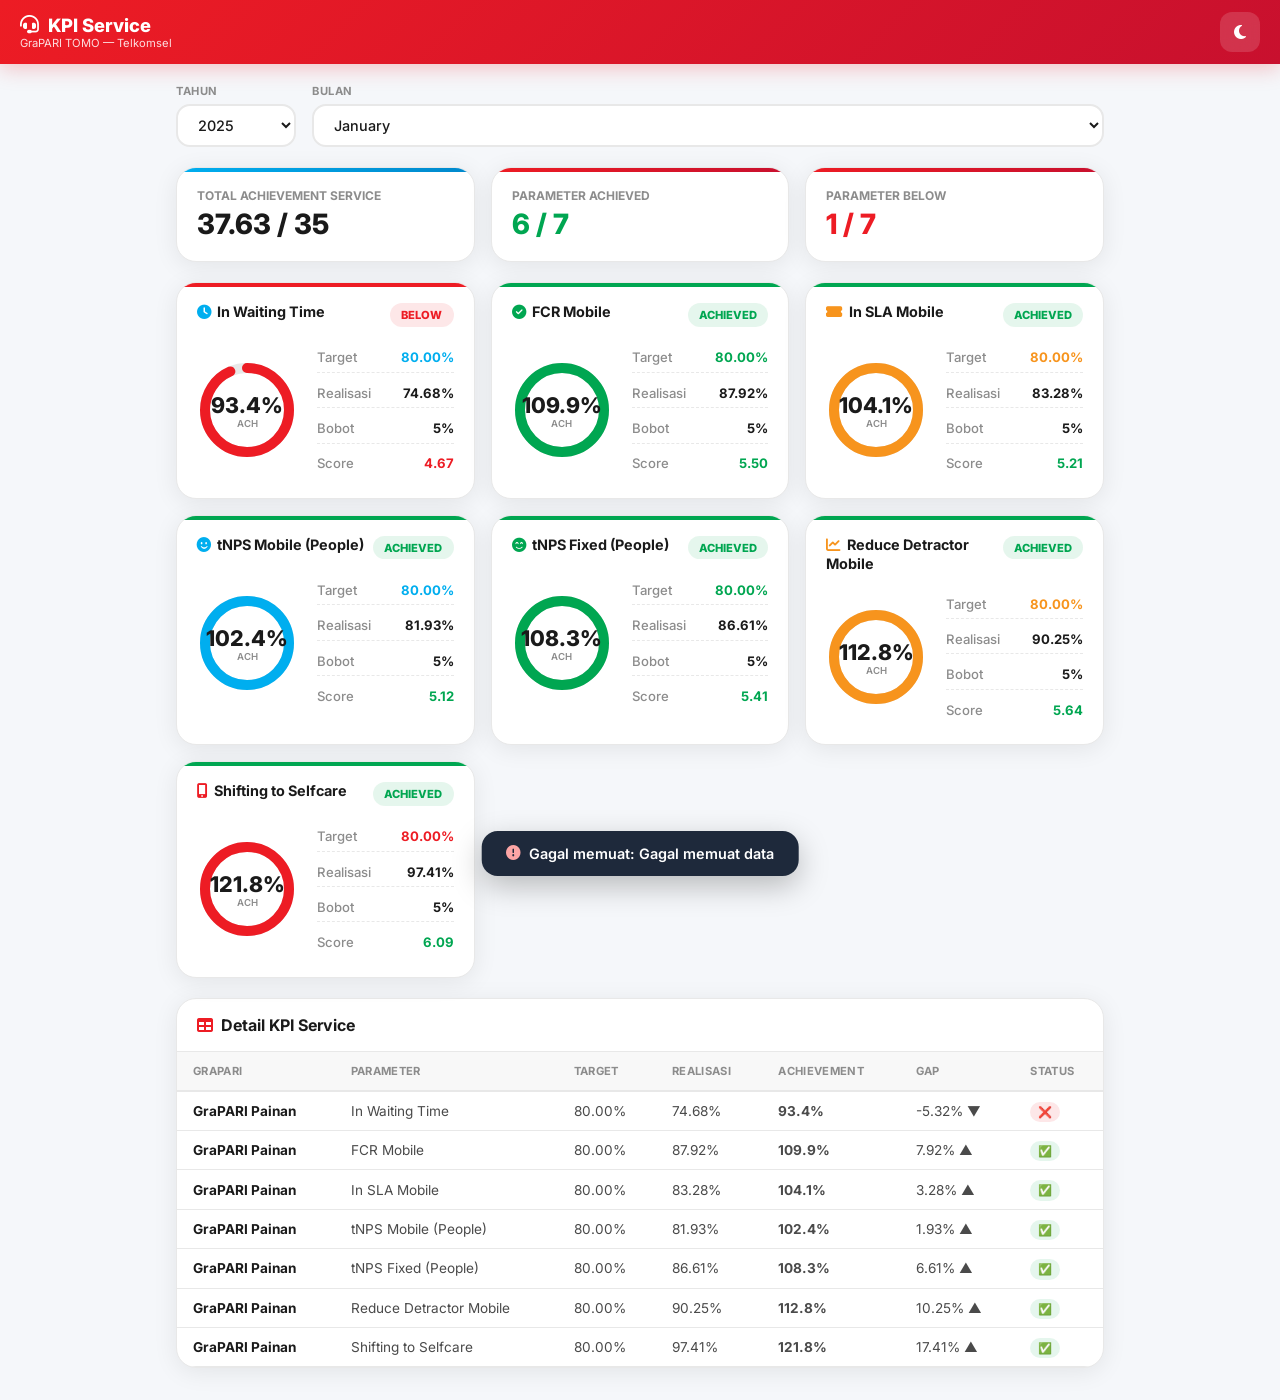
<file: index.html>
<!DOCTYPE html>
<html lang="id" data-theme="light">
<head>
<meta charset="UTF-8">
<meta name="viewport" content="width=device-width, initial-scale=1.0, maximum-scale=1.0, user-scalable=no">
<title>KPI Service — GraPARI TOMO</title>
<link rel="stylesheet" href="https://cdnjs.cloudflare.com/ajax/libs/font-awesome/6.4.0/css/all.min.css">
<link href="https://fonts.googleapis.com/css2?family=Inter:wght@300;400;500;600;700;800&display=swap" rel="stylesheet">
<style>
:root {
  --primary: #ED1C24; --primary-dark: #C8102E;
  --info: #00AEEF; --success: #00A651; --warning: #F7941D; --danger: #ED1C24;
  --bg: #f5f7fa; --bg-card: #ffffff; --bg-elevated: #ffffff;
  --text: #1a1a1a; --text-sec: #4a4a4a; --text-muted: #8c8c8c;
  --border: #e8e8e8; --shadow: 0 4px 24px rgba(0,0,0,0.08); --shadow-lg: 0 12px 40px rgba(0,0,0,0.12);
  --radius: 1.25rem; --header-h: 64px;
}
[data-theme="dark"] {
  --bg: #0a0a0a; --bg-card: #141414; --bg-elevated: #1a1a1a;
  --text: #f0f0f0; --text-sec: #a0a0a0; --text-muted: #666;
  --border: #2a2a2a; --shadow: 0 4px 24px rgba(0,0,0,0.4); --shadow-lg: 0 12px 40px rgba(0,0,0,0.5);
}
* { margin:0; padding:0; box-sizing:border-box; font-family:'Inter',sans-serif; }
html { font-size:16px; }
body { background:var(--bg); color:var(--text); min-height:100vh; }

.header {
  height:var(--header-h); background:linear-gradient(135deg,var(--primary),var(--primary-dark));
  color:white; display:flex; align-items:center; justify-content:space-between;
  padding:0 1.25rem; position:sticky; top:0; z-index:100;
  box-shadow:0 4px 20px rgba(237,28,36,0.25);
}
.header-title { font-size:1.15rem; font-weight:800; display:flex; align-items:center; gap:.6rem; }
.header-sub { font-size:.7rem; opacity:.85; font-weight:400; }
.btn-icon {
  width:40px; height:40px; border:none; border-radius:.75rem;
  background:rgba(255,255,255,.15); color:white; cursor:pointer;
  display:flex; align-items:center; justify-content:center; font-size:1rem;
  transition:.2s; backdrop-filter:blur(8px);
}
.btn-icon:hover { background:rgba(255,255,255,.3); transform:translateY(-1px); }

.filter-bar {
  max-width:960px; margin:0 auto; padding:1.25rem 1rem;
  display:flex; gap:1rem; align-items:flex-end; flex-wrap:wrap;
}
.filter-group { display:flex; flex-direction:column; gap:.35rem; flex:1; min-width:120px; }
.filter-label { font-size:.7rem; font-weight:700; color:var(--text-muted); text-transform:uppercase; letter-spacing:.05em; }
.filter-select {
  padding:.65rem 1rem; border:2px solid var(--border); border-radius:.875rem;
  background:var(--bg-card); color:var(--text); font-family:inherit; font-size:.9rem; font-weight:500;
  outline:none; cursor:pointer; transition:.2s;
}
.filter-select:focus { border-color:var(--primary); box-shadow:0 0 0 4px rgba(237,28,36,.08); }

.summary-bar {
  max-width:960px; margin:0 auto; padding:0 1rem 1.25rem;
  display:grid; grid-template-columns:repeat(auto-fit,minmax(200px,1fr)); gap:1rem;
}
.summary-card {
  background:var(--bg-card); border-radius:var(--radius); padding:1.25rem;
  box-shadow:var(--shadow); border:1px solid var(--border); position:relative; overflow:hidden;
}
.summary-card::before {
  content:''; position:absolute; top:0; left:0; width:100%; height:4px;
  background:linear-gradient(90deg,var(--primary),var(--primary-dark));
}
.summary-card.service::before { background:linear-gradient(90deg,var(--info),#0088cc); }
.summary-label { font-size:.75rem; font-weight:700; color:var(--text-muted); text-transform:uppercase; }
.summary-value { font-size:1.75rem; font-weight:800; margin-top:.25rem; }
.summary-value.positive { color:var(--success); }
.summary-value.negative { color:var(--danger); }

.kpi-container {
  max-width:960px; margin:0 auto; padding:0 1rem 1.25rem;
  display:grid; grid-template-columns:repeat(auto-fill,minmax(280px,1fr)); gap:1rem;
}
.kpi-card {
  background:var(--bg-card); border-radius:var(--radius); padding:1.25rem;
  box-shadow:var(--shadow); border:1px solid var(--border); position:relative; overflow:hidden;
  transition:.2s;
}
.kpi-card:hover { transform:translateY(-3px); box-shadow:var(--shadow-lg); }
.kpi-card::before { content:''; position:absolute; top:0; left:0; width:100%; height:4px; }
.kpi-card.achieved::before { background:var(--success); }
.kpi-card.below::before { background:var(--danger); }
.kpi-card.warning::before { background:var(--warning); }

.kpi-header { display:flex; justify-content:space-between; align-items:flex-start; margin-bottom:1rem; }
.kpi-title { font-size:.9rem; font-weight:700; line-height:1.3; max-width:70%; }
.kpi-badge {
  padding:.3rem .7rem; border-radius:50px; font-size:.7rem; font-weight:800; text-transform:uppercase;
}
.kpi-badge.achieved { background:rgba(0,166,81,.1); color:var(--success); }
.kpi-badge.below { background:rgba(237,28,36,.1); color:var(--danger); }
.kpi-badge.warning { background:rgba(247,148,29,.1); color:var(--warning); }

.kpi-body { display:flex; gap:1.25rem; align-items:center; }
.ring-wrap { position:relative; width:100px; height:100px; flex-shrink:0; }
.ring-wrap svg { width:100%; height:100%; transform:rotate(-90deg); }
.ring-bg { fill:none; stroke:var(--border); stroke-width:10; }
.ring-fill { fill:none; stroke-width:10; stroke-linecap:round; transition:stroke-dashoffset 1s ease; }
.ring-text { position:absolute; top:50%; left:50%; transform:translate(-50%,-50%); text-align:center; }
.ring-pct { font-size:1.35rem; font-weight:800; }
.ring-lbl { font-size:.6rem; color:var(--text-muted); text-transform:uppercase; font-weight:600; }

.kpi-stats { flex:1; display:flex; flex-direction:column; gap:.35rem; }
.stat-row { display:flex; justify-content:space-between; font-size:.82rem; padding:.4rem 0; border-bottom:1px dashed var(--border); }
.stat-row:last-child { border-bottom:none; }
.stat-label { color:var(--text-muted); font-weight:500; }
.stat-value { font-weight:700; }

.raw-stats {
  margin-top:.75rem; padding-top:.75rem; border-top:1px solid var(--border);
  display:flex; gap:1rem;
}
.raw-stat { flex:1; text-align:center; }
.raw-val { font-size:1.1rem; font-weight:800; color:var(--text); }
.raw-lbl { font-size:.65rem; color:var(--text-muted); margin-top:.15rem; }

.table-section { max-width:960px; margin:0 auto; padding:0 1rem 2rem; }
.table-card {
  background:var(--bg-card); border-radius:var(--radius);
  box-shadow:var(--shadow); border:1px solid var(--border); overflow:hidden;
}
.table-header {
  padding:1rem 1.25rem; border-bottom:1px solid var(--border);
  font-weight:700; font-size:1rem; display:flex; align-items:center; gap:.5rem;
}
.table-scroll { overflow-x:auto; }
table { width:100%; border-collapse:collapse; font-size:.85rem; }
th {
  padding:.75rem 1rem; text-align:left; font-weight:700; font-size:.7rem;
  text-transform:uppercase; letter-spacing:.03em; color:var(--text-muted);
  background:#f8f8f8; border-bottom:2px solid var(--border);
}
[data-theme="dark"] th { background:#1a1a1a; }
td { padding:.7rem 1rem; border-bottom:1px solid var(--border); color:var(--text-sec); }
tr:hover td { background:rgba(237,28,36,.03); }
.td-num { font-weight:700; color:var(--text); }
.td-badge { padding:.2rem .5rem; border-radius:50px; font-size:.7rem; font-weight:700; }
.td-badge.ach { background:rgba(0,166,81,.1); color:var(--success); }
.td-badge.bel { background:rgba(237,28,36,.1); color:var(--danger); }
.td-badge.warn { background:rgba(247,148,29,.1); color:var(--warning); }

.loading-overlay {
  position:fixed; inset:0; background:var(--bg);
  display:flex; flex-direction:column; align-items:center; justify-content:center;
  z-index:9999; transition:opacity .3s;
}
.spinner {
  width:48px; height:48px; border:4px solid var(--border);
  border-top-color:var(--primary); border-radius:50%;
  animation:spin 1s linear infinite;
}
@keyframes spin { to{transform:rotate(360deg)} }

.toast {
  position:fixed; bottom:1.5rem; left:50%; transform:translateX(-50%) translateY(120px);
  background:#1e293b; color:white; padding:.875rem 1.5rem; border-radius:1rem;
  font-size:.9rem; font-weight:600; box-shadow:0 10px 30px rgba(0,0,0,.25);
  z-index:2000; opacity:0; transition:all .35s cubic-bezier(.175,.885,.32,1.275);
  display:flex; align-items:center; gap:.6rem;
}
.toast.show { opacity:1; transform:translateX(-50%) translateY(0); }

@media (max-width:480px) {
  .header-title { font-size:1rem; }
  .kpi-container { grid-template-columns:1fr; }
  .summary-bar { grid-template-columns:1fr; }
  .filter-group { min-width:100%; }
}
</style>
<base target="_blank">
</head>
<body>

<div class="loading-overlay" id="loadingOverlay">
  <div class="spinner"></div>
  <p style="margin-top:1rem;color:var(--text-muted);font-size:.9rem">Memuat data KPI...</p>
</div>

<header class="header">
  <div>
    <div class="header-title"><i class="fas fa-headset"></i>KPI Service</div>
    <div class="header-sub">GraPARI TOMO — Telkomsel</div>
  </div>
  <button class="btn-icon" id="btnTheme" title="Toggle Dark Mode">
    <i class="fas fa-moon"></i>
  </button>
</header>

<div class="filter-bar">
  <div class="filter-group" style="flex:0 0 120px">
    <label class="filter-label">Tahun</label>
    <select class="filter-select" id="filterTahun">
      <option>2025</option>
      <option>2026</option>
    </select>
  </div>
  <div class="filter-group">
    <label class="filter-label">Bulan</label>
    <select class="filter-select" id="filterBulan">
      <option>January</option>
      <option>February</option>
      <option>March</option>
      <option>April</option>
      <option>May</option>
      <option>June</option>
      <option>July</option>
      <option>August</option>
      <option>September</option>
      <option>October</option>
      <option>November</option>
      <option>December</option>
    </select>
  </div>
</div>

<!-- Summary -->
<div class="summary-bar">
  <div class="summary-card service">
    <div class="summary-label">Total Achievement Service</div>
    <div class="summary-value" id="totalScore">-</div>
  </div>
  <div class="summary-card">
    <div class="summary-label">Parameter Achieved</div>
    <div class="summary-value positive" id="achievedCount">-</div>
  </div>
  <div class="summary-card">
    <div class="summary-label">Parameter Below</div>
    <div class="summary-value negative" id="belowCount">-</div>
  </div>
</div>

<!-- KPI Cards -->
<div class="kpi-container" id="kpiContainer"></div>

<!-- Table -->
<div class="table-section">
  <div class="table-card">
    <div class="table-header"><i class="fas fa-table" style="color:var(--primary)"></i> Detail KPI Service</div>
    <div class="table-scroll">
      <table>
        <thead>
          <tr>
            <th>GraPARI</th><th>Parameter</th><th>Target</th><th>Realisasi</th>
            <th>Achievement</th><th>Gap</th><th>Status</th>
          </tr>
        </thead>
        <tbody id="tableBody"></tbody>
      </table>
    </div>
  </div>
</div>

<div class="toast" id="toast"><i class="fas fa-check-circle"></i><span id="toastText">Berhasil</span></div>

<script>
/* ================================
   CONFIG
   ================================ */
// ⭐ GANTI INI dengan URL Apps Script kamu setelah deploy
const API_URL = 'https://script.google.com/macros/s/AKfycbw-8Vm2g35FeDP01gP0HkWa7f71Pq9U403u_QWNAtVUBQbiW4bNmgpIGh5FtWc7aDXbYQ/exec';

const PARAM_LIST = [
  { key:'In Waiting Time',           sheet:'IN WAITING TIME',           bobot:5, icon:'fa-clock',        color:'#00AEEF', rawLabel:'Visit <15 Menit' },
  { key:'FCR Mobile',                sheet:'FCR MOBILE',                bobot:5, icon:'fa-check-circle', color:'#00A651', rawLabel:'FCR' },
  { key:'In SLA Mobile',             sheet:'SLA TIKET',                 bobot:5, icon:'fa-ticket-alt',   color:'#F7941D', rawLabel:'SLA' },
  { key:'tNPS Mobile (People)',      sheet:'TNPS MOBILE',               bobot:5, icon:'fa-smile',        color:'#00AEEF', rawLabel:'tNPS' },
  { key:'tNPS Fixed (People)',       sheet:'TNPS FIXED',                bobot:5, icon:'fa-smile-beam',   color:'#00A651', rawLabel:'tNPS Fixed' },
  { key:'Reduce Detractor Mobile',   sheet:'FOLLOW UP DETRACTOR / REDUCE DETRACTOR MOBILE', bobot:5, icon:'fa-chart-line', color:'#F7941D', rawLabel:'Detractor' },
  { key:'Shifting to Selfcare',      sheet:'SHIFTING TO SELFCARE',      bobot:5, icon:'fa-mobile-alt',   color:'#ED1C24', rawLabel:'Selfcare' }
];

/* ================================
   JSONP CLIENT — No CORS
   ================================ */
let jsonpId = 0;

function jsonpRequest(params) {
  return new Promise((resolve, reject) => {
    const id = ++jsonpId;
    const cbName = 'kpiCallback_' + id + '_' + Date.now();

    // Buat callback global
    window[cbName] = function(data) {
      cleanup();
      resolve(data);
    };

    // Timeout 15 detik
    const timer = setTimeout(function() {
      cleanup();
      reject(new Error('Request timeout'));
    }, 15000);

    function cleanup() {
      clearTimeout(timer);
      if (script && script.parentNode) script.parentNode.removeChild(script);
      delete window[cbName];
    }

    // Build URL dengan callback
    params.callback = cbName;
    params._ = Date.now(); // bypass cache
    const qs = Object.keys(params).map(k => encodeURIComponent(k) + '=' + encodeURIComponent(params[k])).join('&');
    const url = API_URL + '?' + qs;

    const script = document.createElement('script');
    script.src = url;
    script.onerror = function() {
      cleanup();
      reject(new Error('Gagal memuat data'));
    };
    document.head.appendChild(script);
  });
}

/* ================================
   UTILS
   ================================ */
const $ = id => document.getElementById(id);

function showToast(msg, type='success') {
  const t = $('toast');
  $('toastText').textContent = msg;
  t.className = 'toast show';
  const icon = t.querySelector('i');
  icon.className = type==='success' ? 'fas fa-check-circle' : 'fas fa-exclamation-circle';
  icon.style.color = type==='success' ? '#6ee7b7' : '#fca5a5';
  setTimeout(() => t.classList.remove('show'), 3000);
}

function setRing(el, pct, color) {
  const r = 42;
  const circ = 2 * Math.PI * r;
  const offset = circ - (Math.min(pct,100)/100)*circ;
  el.innerHTML = `
    <svg viewBox="0 0 100 100">
      <circle class="ring-bg" cx="50" cy="50" r="${r}"/>
      <circle class="ring-fill" cx="50" cy="50" r="${r}"
        stroke="${color}" stroke-dasharray="${circ}" stroke-dashoffset="${offset}"/>
    </svg>
    <div class="ring-text">
      <div class="ring-pct">${pct.toFixed(1)}%</div>
      <div class="ring-lbl">Ach</div>
    </div>`;
}

/* ================================
   RENDER
   ================================ */
function renderCards(data) {
  const container = $('kpiContainer');
  container.innerHTML = '';
  let achieved = 0, below = 0, totalScore = 0;

  PARAM_LIST.forEach(p => {
    const item = data.find(d => d.parameter === p.key) || { target:0, realisasi:0, bobot:p.bobot, status:'-' };
    const ach = item.target > 0 ? (item.realisasi / item.target * 100) : 0;
    const score = (ach/100) * item.bobot;
    const ok = item.status === '✅' || item.status === 'Achieved' || ach >= 100;
    const warn = !ok && ach >= 95;

    if (ok) achieved++; else below++;
    totalScore += score;

    const div = document.createElement('div');
    div.className = `kpi-card ${ok?'achieved':(warn?'warning':'below')}`;
    div.innerHTML = `
      <div class="kpi-header">
        <div class="kpi-title"><i class="fas ${p.icon}" style="margin-right:.4rem;color:${p.color}"></i>${p.key}</div>
        <span class="kpi-badge ${ok?'achieved':(warn?'warning':'below')}">${ok?'Achieved':(warn?'Warning':'Below')}</span>
      </div>
      <div class="kpi-body">
        <div class="ring-wrap" id="ring-${p.key.replace(/[^a-zA-Z0-9]/g,'')}"></div>
        <div class="kpi-stats">
          <div class="stat-row"><span class="stat-label">Target</span><span class="stat-value" style="color:${p.color}">${item.target.toFixed(2)}%</span></div>
          <div class="stat-row"><span class="stat-label">Realisasi</span><span class="stat-value">${item.realisasi.toFixed(2)}%</span></div>
          <div class="stat-row"><span class="stat-label">Bobot</span><span class="stat-value">${item.bobot}%</span></div>
          <div class="stat-row"><span class="stat-label">Score</span><span class="stat-value" style="color:${ok?'var(--success)':(warn?'var(--warning)':'var(--danger)')}">${score.toFixed(2)}</span></div>
        </div>
      </div>`;
    container.appendChild(div);

    setTimeout(() => {
      setRing($('ring-'+p.key.replace(/[^a-zA-Z0-9]/g,'')), ach, ok?p.color:(warn?'var(--warning)':'var(--danger)'));
    }, 100);
  });

  $('totalScore').textContent = totalScore.toFixed(2) + ' / 35';
  $('achievedCount').textContent = achieved + ' / 7';
  $('belowCount').textContent = below + ' / 7';
}

function renderTable(data) {
  $('tableBody').innerHTML = data.map(r => {
    const ach = r.target > 0 ? (r.realisasi/r.target*100).toFixed(1) : 0;
    const ok = parseFloat(ach) >= 100;
    const warn = !ok && parseFloat(ach) >= 95;
    return `<tr>
      <td class="td-num">${r.graphari||'-'}</td>
      <td>${r.parameter}</td>
      <td>${r.target.toFixed(2)}%</td>
      <td>${r.realisasi.toFixed(2)}%</td>
      <td><strong>${ach}%</strong></td>
      <td>${r.gap ? r.gap.toFixed(2)+'%' : '-'} ${r.gap>0?'▲':(r.gap<0?'▼':'')}</td>
      <td><span class="td-badge ${ok?'ach':(warn?'warn':'bel')}">${r.status||'-'}</span></td>
    </tr>`;
  }).join('');
}

/* ================================
   DATA FETCH — JSONP
   ================================ */
async function loadData() {
  $('loadingOverlay').style.display = 'flex';
  try {
    const tahun = $('filterTahun').value;
    const bulan = $('filterBulan').value;
    const json = await jsonpRequest({ action: 'service', tahun: tahun, bulan: bulan });

    if (json.error) throw new Error(json.error);
    renderCards(json.data || []);
    renderTable(json.data || []);
  } catch(e) {
    console.error(e);
    showToast('Gagal memuat: ' + e.message, 'error');
    // Fallback demo data
    const demo = [
      {parameter:'In Waiting Time',target:80.00,realisasi:74.68,bobot:5,graphari:'GraPARI Painan',status:'❌',gap:-5.32},
      {parameter:'FCR Mobile',target:80.00,realisasi:87.92,bobot:5,graphari:'GraPARI Painan',status:'✅',gap:7.92},
      {parameter:'In SLA Mobile',target:80.00,realisasi:83.28,bobot:5,graphari:'GraPARI Painan',status:'✅',gap:3.28},
      {parameter:'tNPS Mobile (People)',target:80.00,realisasi:81.93,bobot:5,graphari:'GraPARI Painan',status:'✅',gap:1.93},
      {parameter:'tNPS Fixed (People)',target:80.00,realisasi:86.61,bobot:5,graphari:'GraPARI Painan',status:'✅',gap:6.61},
      {parameter:'Reduce Detractor Mobile',target:80.00,realisasi:90.25,bobot:5,graphari:'GraPARI Painan',status:'✅',gap:10.25},
      {parameter:'Shifting to Selfcare',target:80.00,realisasi:97.41,bobot:5,graphari:'GraPARI Painan',status:'✅',gap:17.41}
    ];
    renderCards(demo);
    renderTable(demo);
  } finally {
    $('loadingOverlay').style.display = 'none';
  }
}

/* ================================
   THEME & INIT
   ================================ */
const btnTheme = $('btnTheme');
const savedTheme = localStorage.getItem('kpi_theme') || 'light';
document.documentElement.setAttribute('data-theme', savedTheme);
btnTheme.querySelector('i').className = savedTheme==='dark' ? 'fas fa-sun' : 'fas fa-moon';
btnTheme.addEventListener('click', () => {
  const cur = document.documentElement.getAttribute('data-theme');
  const next = cur==='dark' ? 'light' : 'dark';
  document.documentElement.setAttribute('data-theme', next);
  localStorage.setItem('kpi_theme', next);
  btnTheme.querySelector('i').className = next==='dark' ? 'fas fa-sun' : 'fas fa-moon';
});

$('filterTahun').addEventListener('change', loadData);
$('filterBulan').addEventListener('change', loadData);

// Init
document.addEventListener('DOMContentLoaded', loadData);
</script>

</body>
</html>
</file>
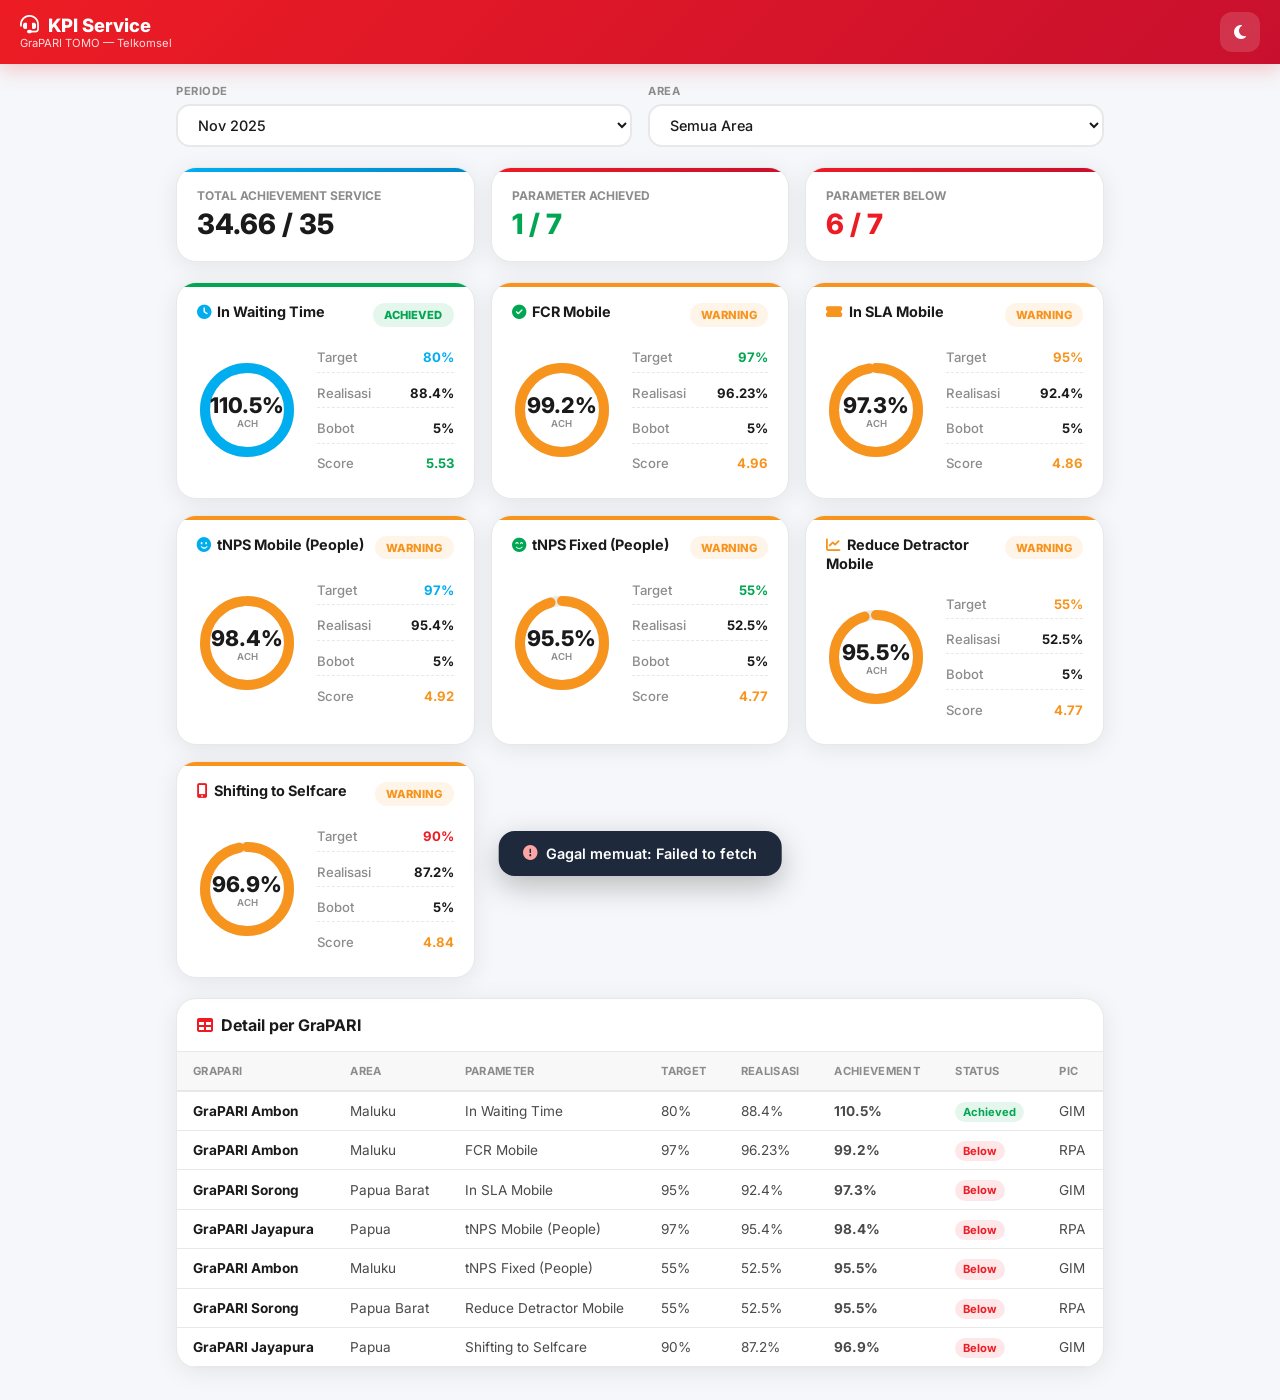
<file: kpi-service.html>
<!DOCTYPE html>
<html lang="id" data-theme="light">
<head>
<meta charset="UTF-8">
<meta name="viewport" content="width=device-width, initial-scale=1.0, maximum-scale=1.0, user-scalable=no">
<title>KPI Service — GraPARI TOMO</title>
<link rel="stylesheet" href="https://cdnjs.cloudflare.com/ajax/libs/font-awesome/6.4.0/css/all.min.css">
<link href="https://fonts.googleapis.com/css2?family=Inter:wght@300;400;500;600;700;800&display=swap" rel="stylesheet">
<style>
:root {
  --primary: #ED1C24; --primary-dark: #C8102E;
  --info: #00AEEF; --success: #00A651; --warning: #F7941D; --danger: #ED1C24;
  --bg: #f5f7fa; --bg-card: #ffffff; --bg-elevated: #ffffff;
  --text: #1a1a1a; --text-sec: #4a4a4a; --text-muted: #8c8c8c;
  --border: #e8e8e8; --shadow: 0 4px 24px rgba(0,0,0,0.08); --shadow-lg: 0 12px 40px rgba(0,0,0,0.12);
  --radius: 1.25rem; --header-h: 64px;
}
[data-theme="dark"] {
  --bg: #0a0a0a; --bg-card: #141414; --bg-elevated: #1a1a1a;
  --text: #f0f0f0; --text-sec: #a0a0a0; --text-muted: #666;
  --border: #2a2a2a; --shadow: 0 4px 24px rgba(0,0,0,0.4); --shadow-lg: 0 12px 40px rgba(0,0,0,0.5);
}
* { margin:0; padding:0; box-sizing:border-box; font-family:'Inter',sans-serif; }
html { font-size:16px; }
body { background:var(--bg); color:var(--text); min-height:100vh; }

/* Header */
.header {
  height:var(--header-h); background:linear-gradient(135deg,var(--primary),var(--primary-dark));
  color:white; display:flex; align-items:center; justify-content:space-between;
  padding:0 1.25rem; position:sticky; top:0; z-index:100;
  box-shadow:0 4px 20px rgba(237,28,36,0.25);
}
.header-title { font-size:1.15rem; font-weight:800; display:flex; align-items:center; gap:.6rem; }
.header-sub { font-size:.7rem; opacity:.85; font-weight:400; }
.btn-icon {
  width:40px; height:40px; border:none; border-radius:.75rem;
  background:rgba(255,255,255,.15); color:white; cursor:pointer;
  display:flex; align-items:center; justify-content:center; font-size:1rem;
  transition:.2s; backdrop-filter:blur(8px);
}
.btn-icon:hover { background:rgba(255,255,255,.3); transform:translateY(-1px); }

/* Filter */
.filter-bar {
  max-width:960px; margin:0 auto; padding:1.25rem 1rem;
  display:flex; gap:1rem; align-items:flex-end; flex-wrap:wrap;
}
.filter-group { display:flex; flex-direction:column; gap:.35rem; flex:1; min-width:140px; }
.filter-label { font-size:.7rem; font-weight:700; color:var(--text-muted); text-transform:uppercase; letter-spacing:.05em; }
.filter-select {
  padding:.65rem 1rem; border:2px solid var(--border); border-radius:.875rem;
  background:var(--bg-card); color:var(--text); font-family:inherit; font-size:.9rem; font-weight:500;
  outline:none; cursor:pointer; transition:.2s;
}
.filter-select:focus { border-color:var(--primary); box-shadow:0 0 0 4px rgba(237,28,36,.08); }

/* Score Summary */
.summary-bar {
  max-width:960px; margin:0 auto; padding:0 1rem 1.25rem;
  display:grid; grid-template-columns:repeat(auto-fit,minmax(200px,1fr)); gap:1rem;
}
.summary-card {
  background:var(--bg-card); border-radius:var(--radius); padding:1.25rem;
  box-shadow:var(--shadow); border:1px solid var(--border); position:relative; overflow:hidden;
}
.summary-card::before {
  content:''; position:absolute; top:0; left:0; width:100%; height:4px;
  background:linear-gradient(90deg,var(--primary),var(--primary-dark));
}
.summary-card.service::before { background:linear-gradient(90deg,var(--info),#0088cc); }
.summary-label { font-size:.75rem; font-weight:700; color:var(--text-muted); text-transform:uppercase; }
.summary-value { font-size:1.75rem; font-weight:800; margin-top:.25rem; }
.summary-value.positive { color:var(--success); }
.summary-value.negative { color:var(--danger); }

/* KPI Grid */
.kpi-container {
  max-width:960px; margin:0 auto; padding:0 1rem 1.25rem;
  display:grid; grid-template-columns:repeat(auto-fill,minmax(280px,1fr)); gap:1rem;
}
.kpi-card {
  background:var(--bg-card); border-radius:var(--radius); padding:1.25rem;
  box-shadow:var(--shadow); border:1px solid var(--border); position:relative; overflow:hidden;
  transition:.2s;
}
.kpi-card:hover { transform:translateY(-3px); box-shadow:var(--shadow-lg); }
.kpi-card::before {
  content:''; position:absolute; top:0; left:0; width:100%; height:4px;
}
.kpi-card.achieved::before { background:var(--success); }
.kpi-card.below::before { background:var(--danger); }
.kpi-card.warning::before { background:var(--warning); }

.kpi-header { display:flex; justify-content:space-between; align-items:flex-start; margin-bottom:1rem; }
.kpi-title { font-size:.9rem; font-weight:700; line-height:1.3; max-width:70%; }
.kpi-badge {
  padding:.3rem .7rem; border-radius:50px; font-size:.7rem; font-weight:800; text-transform:uppercase;
}
.kpi-badge.achieved { background:rgba(0,166,81,.1); color:var(--success); }
.kpi-badge.below { background:rgba(237,28,36,.1); color:var(--danger); }
.kpi-badge.warning { background:rgba(247,148,29,.1); color:var(--warning); }

/* Ring */
.kpi-body { display:flex; gap:1.25rem; align-items:center; }
.ring-wrap { position:relative; width:100px; height:100px; flex-shrink:0; }
.ring-wrap svg { width:100%; height:100%; transform:rotate(-90deg); }
.ring-bg { fill:none; stroke:var(--border); stroke-width:10; }
.ring-fill {
  fill:none; stroke-width:10; stroke-linecap:round;
  transition:stroke-dashoffset 1s ease;
}
.ring-text {
  position:absolute; top:50%; left:50%; transform:translate(-50%,-50%);
  text-align:center;
}
.ring-pct { font-size:1.35rem; font-weight:800; }
.ring-lbl { font-size:.6rem; color:var(--text-muted); text-transform:uppercase; font-weight:600; }

.kpi-stats { flex:1; display:flex; flex-direction:column; gap:.35rem; }
.stat-row { display:flex; justify-content:space-between; font-size:.82rem; padding:.4rem 0; border-bottom:1px dashed var(--border); }
.stat-row:last-child { border-bottom:none; }
.stat-label { color:var(--text-muted); font-weight:500; }
.stat-value { font-weight:700; }

/* Table */
.table-section {
  max-width:960px; margin:0 auto; padding:0 1rem 2rem;
}
.table-card {
  background:var(--bg-card); border-radius:var(--radius);
  box-shadow:var(--shadow); border:1px solid var(--border); overflow:hidden;
}
.table-header {
  padding:1rem 1.25rem; border-bottom:1px solid var(--border);
  font-weight:700; font-size:1rem; display:flex; align-items:center; gap:.5rem;
}
.table-scroll { overflow-x:auto; }
table { width:100%; border-collapse:collapse; font-size:.85rem; }
th {
  padding:.75rem 1rem; text-align:left; font-weight:700; font-size:.7rem;
  text-transform:uppercase; letter-spacing:.03em; color:var(--text-muted);
  background:#f8f8f8; border-bottom:2px solid var(--border);
}
[data-theme="dark"] th { background:#1a1a1a; }
td { padding:.7rem 1rem; border-bottom:1px solid var(--border); color:var(--text-sec); }
tr:hover td { background:rgba(237,28,36,.03); }
.td-num { font-weight:700; color:var(--text); }
.td-badge {
  padding:.2rem .5rem; border-radius:50px; font-size:.7rem; font-weight:700;
}
.td-badge.ach { background:rgba(0,166,81,.1); color:var(--success); }
.td-badge.bel { background:rgba(237,28,36,.1); color:var(--danger); }

/* Loading */
.loading-overlay {
  position:fixed; inset:0; background:var(--bg);
  display:flex; flex-direction:column; align-items:center; justify-content:center;
  z-index:9999; transition:opacity .3s;
}
.spinner {
  width:48px; height:48px; border:4px solid var(--border);
  border-top-color:var(--primary); border-radius:50%;
  animation:spin 1s linear infinite;
}
@keyframes spin { to{transform:rotate(360deg)} }

/* Toast */
.toast {
  position:fixed; bottom:1.5rem; left:50%; transform:translateX(-50%) translateY(120px);
  background:#1e293b; color:white; padding:.875rem 1.5rem; border-radius:1rem;
  font-size:.9rem; font-weight:600; box-shadow:0 10px 30px rgba(0,0,0,.25);
  z-index:2000; opacity:0; transition:all .35s cubic-bezier(.175,.885,.32,1.275);
  display:flex; align-items:center; gap:.6rem;
}
.toast.show { opacity:1; transform:translateX(-50%) translateY(0); }

@media (max-width:480px) {
  .header-title { font-size:1rem; }
  .kpi-container { grid-template-columns:1fr; }
  .summary-bar { grid-template-columns:1fr; }
}
</style>
<base target="_blank">
</head>
<body>

<div class="loading-overlay" id="loadingOverlay">
  <div class="spinner"></div>
  <p style="margin-top:1rem;color:var(--text-muted);font-size:.9rem">Memuat data KPI...</p>
</div>

<header class="header">
  <div>
    <div class="header-title"><i class="fas fa-headset"></i>KPI Service</div>
    <div class="header-sub">GraPARI TOMO — Telkomsel</div>
  </div>
  <button class="btn-icon" id="btnTheme" title="Toggle Dark Mode">
    <i class="fas fa-moon"></i>
  </button>
</header>

<div class="filter-bar">
  <div class="filter-group">
    <label class="filter-label">Periode</label>
    <select class="filter-select" id="filterBulan">
      <option>Nov 2025</option>
      <option>Oct 2025</option>
      <option>Sep 2025</option>
      <option>Aug 2025</option>
      <option>Jul 2025</option>
      <option>Jun 2025</option>
    </select>
  </div>
  <div class="filter-group">
    <label class="filter-label">Area</label>
    <select class="filter-select" id="filterArea">
      <option value="all">Semua Area</option>
      <option>Maluku</option>
      <option>Papua Barat</option>
      <option>Papua</option>
    </select>
  </div>
</div>

<!-- Summary -->
<div class="summary-bar">
  <div class="summary-card service">
    <div class="summary-label">Total Achievement Service</div>
    <div class="summary-value" id="totalScore">-</div>
  </div>
  <div class="summary-card">
    <div class="summary-label">Parameter Achieved</div>
    <div class="summary-value positive" id="achievedCount">-</div>
  </div>
  <div class="summary-card">
    <div class="summary-label">Parameter Below</div>
    <div class="summary-value negative" id="belowCount">-</div>
  </div>
</div>

<!-- KPI Cards -->
<div class="kpi-container" id="kpiContainer"></div>

<!-- Table -->
<div class="table-section">
  <div class="table-card">
    <div class="table-header"><i class="fas fa-table" style="color:var(--primary)"></i> Detail per GraPARI</div>
    <div class="table-scroll">
      <table>
        <thead>
          <tr>
            <th>GraPARI</th><th>Area</th><th>Parameter</th><th>Target</th>
            <th>Realisasi</th><th>Achievement</th><th>Status</th><th>PIC</th>
          </tr>
        </thead>
        <tbody id="tableBody"></tbody>
      </table>
    </div>
  </div>
</div>

<div class="toast" id="toast"><i class="fas fa-check-circle"></i><span id="toastText">Berhasil</span></div>

<script>
/* ================================
   CONFIG
   ================================ */
// GANTI INI dengan URL Apps Script kamu setelah deploy
const API_URL = 'https://script.google.com/macros/s/AKfycbxxxxxxxx/exec';

const PARAM_LIST = [
  { key:'In Waiting Time',   target:80,  bobot:5, icon:'fa-clock',            color:'#00AEEF' },
  { key:'FCR Mobile',        target:97,  bobot:5, icon:'fa-check-circle',     color:'#00A651' },
  { key:'In SLA Mobile',     target:95,  bobot:5, icon:'fa-ticket-alt',       color:'#F7941D' },
  { key:'tNPS Mobile (People)',target:97,bobot:5, icon:'fa-smile',            color:'#00AEEF' },
  { key:'tNPS Fixed (People)',target:55, bobot:5, icon:'fa-smile-beam',       color:'#00A651' },
  { key:'Reduce Detractor Mobile',target:55,bobot:5, icon:'fa-chart-line',    color:'#F7941D' },
  { key:'Shifting to Selfcare',target:90, bobot:5, icon:'fa-mobile-alt',      color:'#ED1C24' }
];

/* ================================
   UTILS
   ================================ */
const $ = id => document.getElementById(id);

function showToast(msg, type='success') {
  const t = $('toast');
  $('toastText').textContent = msg;
  t.className = 'toast show';
  const icon = t.querySelector('i');
  icon.className = type==='success' ? 'fas fa-check-circle' : 'fas fa-exclamation-circle';
  icon.style.color = type==='success' ? '#6ee7b7' : '#fca5a5';
  setTimeout(() => t.classList.remove('show'), 3000);
}

function setRing(el, pct, color) {
  const r = 42;
  const circ = 2 * Math.PI * r;
  const offset = circ - (Math.min(pct,100)/100)*circ;
  el.innerHTML = `
    <svg viewBox="0 0 100 100">
      <circle class="ring-bg" cx="50" cy="50" r="${r}"/>
      <circle class="ring-fill" cx="50" cy="50" r="${r}"
        stroke="${color}" stroke-dasharray="${circ}" stroke-dashoffset="${offset}"/>
    </svg>
    <div class="ring-text">
      <div class="ring-pct">${pct.toFixed(1)}%</div>
      <div class="ring-lbl">Ach</div>
    </div>`;
}

/* ================================
   RENDER
   ================================ */
function renderCards(data) {
  const container = $('kpiContainer');
  container.innerHTML = '';
  let achieved = 0, below = 0, totalScore = 0;

  PARAM_LIST.forEach(p => {
    const item = data.find(d => d.parameter === p.key) || { target:p.target, realisasi:0, bobot:p.bobot };
    const ach = item.target > 0 ? (item.realisasi / item.target * 100) : 0;
    const score = (ach/100) * item.bobot;
    const ok = ach >= 100;
    const warn = ach >= 95 && ach < 100;

    if (ok) achieved++; else below++;
    totalScore += score;

    const div = document.createElement('div');
    div.className = `kpi-card ${ok?'achieved':(warn?'warning':'below')}`;
    div.innerHTML = `
      <div class="kpi-header">
        <div class="kpi-title"><i class="fas ${p.icon}" style="margin-right:.4rem;color:${p.color}"></i>${p.key}</div>
        <span class="kpi-badge ${ok?'achieved':(warn?'warning':'below')}">${ok?'Achieved':(warn?'Warning':'Below')}</span>
      </div>
      <div class="kpi-body">
        <div class="ring-wrap" id="ring-${p.key.replace(/[^a-zA-Z0-9]/g,'')}"></div>
        <div class="kpi-stats">
          <div class="stat-row"><span class="stat-label">Target</span><span class="stat-value" style="color:${p.color}">${item.target}%</span></div>
          <div class="stat-row"><span class="stat-label">Realisasi</span><span class="stat-value">${item.realisasi}%</span></div>
          <div class="stat-row"><span class="stat-label">Bobot</span><span class="stat-value">${item.bobot}%</span></div>
          <div class="stat-row"><span class="stat-label">Score</span><span class="stat-value" style="color:${ok?'var(--success)':(warn?'var(--warning)':'var(--danger)')}">${score.toFixed(2)}</span></div>
        </div>
      </div>`;
    container.appendChild(div);

    setTimeout(() => {
      setRing($('ring-'+p.key.replace(/[^a-zA-Z0-9]/g,'')), ach, ok?p.color:(warn?'var(--warning)':'var(--danger)'));
    }, 100);
  });

  $('totalScore').textContent = totalScore.toFixed(2) + ' / 35';
  $('achievedCount').textContent = achieved + ' / 7';
  $('belowCount').textContent = below + ' / 7';
}

function renderTable(data) {
  $('tableBody').innerHTML = data.map(r => {
    const ach = r.target > 0 ? (r.realisasi/r.target*100).toFixed(1) : 0;
    const ok = parseFloat(ach) >= 100;
    return `<tr>
      <td class="td-num">${r.graphari||'-'}</td>
      <td>${r.area||'-'}</td>
      <td>${r.parameter}</td>
      <td>${r.target}%</td>
      <td>${r.realisasi}%</td>
      <td><strong>${ach}%</strong></td>
      <td><span class="td-badge ${ok?'ach':'bel'}">${ok?'Achieved':'Below'}</span></td>
      <td>${r.pic||'-'}</td>
    </tr>`;
  }).join('');
}

/* ================================
   DATA FETCH
   ================================ */
async function loadData() {
  $('loadingOverlay').style.display = 'flex';
  try {
    const bulan = $('filterBulan').value;
    const area = $('filterArea').value;
    // Tambah timestamp bypass cache
    const url = `${API_URL}?action=service&bulan=${encodeURIComponent(bulan)}&area=${encodeURIComponent(area)}&_=${Date.now()}`;
    const res = await fetch(url);
    const json = await res.json();
    if (json.error) throw new Error(json.error);
    renderCards(json.data || []);
    renderTable(json.data || []);
  } catch(e) {
    console.error(e);
    showToast('Gagal memuat: ' + e.message, 'error');
    // Fallback demo data
    const demo = [
      {parameter:'In Waiting Time',target:80,realisasi:88.4,bobot:5,graphari:'GraPARI Ambon',area:'Maluku',pic:'GIM'},
      {parameter:'FCR Mobile',target:97,realisasi:96.23,bobot:5,graphari:'GraPARI Ambon',area:'Maluku',pic:'RPA'},
      {parameter:'In SLA Mobile',target:95,realisasi:92.4,bobot:5,graphari:'GraPARI Sorong',area:'Papua Barat',pic:'GIM'},
      {parameter:'tNPS Mobile (People)',target:97,realisasi:95.4,bobot:5,graphari:'GraPARI Jayapura',area:'Papua',pic:'RPA'},
      {parameter:'tNPS Fixed (People)',target:55,realisasi:52.5,bobot:5,graphari:'GraPARI Ambon',area:'Maluku',pic:'GIM'},
      {parameter:'Reduce Detractor Mobile',target:55,realisasi:52.5,bobot:5,graphari:'GraPARI Sorong',area:'Papua Barat',pic:'RPA'},
      {parameter:'Shifting to Selfcare',target:90,realisasi:87.2,bobot:5,graphari:'GraPARI Jayapura',area:'Papua',pic:'GIM'}
    ];
    renderCards(demo);
    renderTable(demo);
  } finally {
    $('loadingOverlay').style.display = 'none';
  }
}

/* ================================
   THEME & INIT
   ================================ */
const btnTheme = $('btnTheme');
const savedTheme = localStorage.getItem('kpi_theme') || 'light';
document.documentElement.setAttribute('data-theme', savedTheme);
btnTheme.querySelector('i').className = savedTheme==='dark' ? 'fas fa-sun' : 'fas fa-moon';
btnTheme.addEventListener('click', () => {
  const cur = document.documentElement.getAttribute('data-theme');
  const next = cur==='dark' ? 'light' : 'dark';
  document.documentElement.setAttribute('data-theme', next);
  localStorage.setItem('kpi_theme', next);
  btnTheme.querySelector('i').className = next==='dark' ? 'fas fa-sun' : 'fas fa-moon';
});

$('filterBulan').addEventListener('change', loadData);
$('filterArea').addEventListener('change', loadData);

// Init
document.addEventListener('DOMContentLoaded', loadData);
</script>

</body>
</html>
</file>
